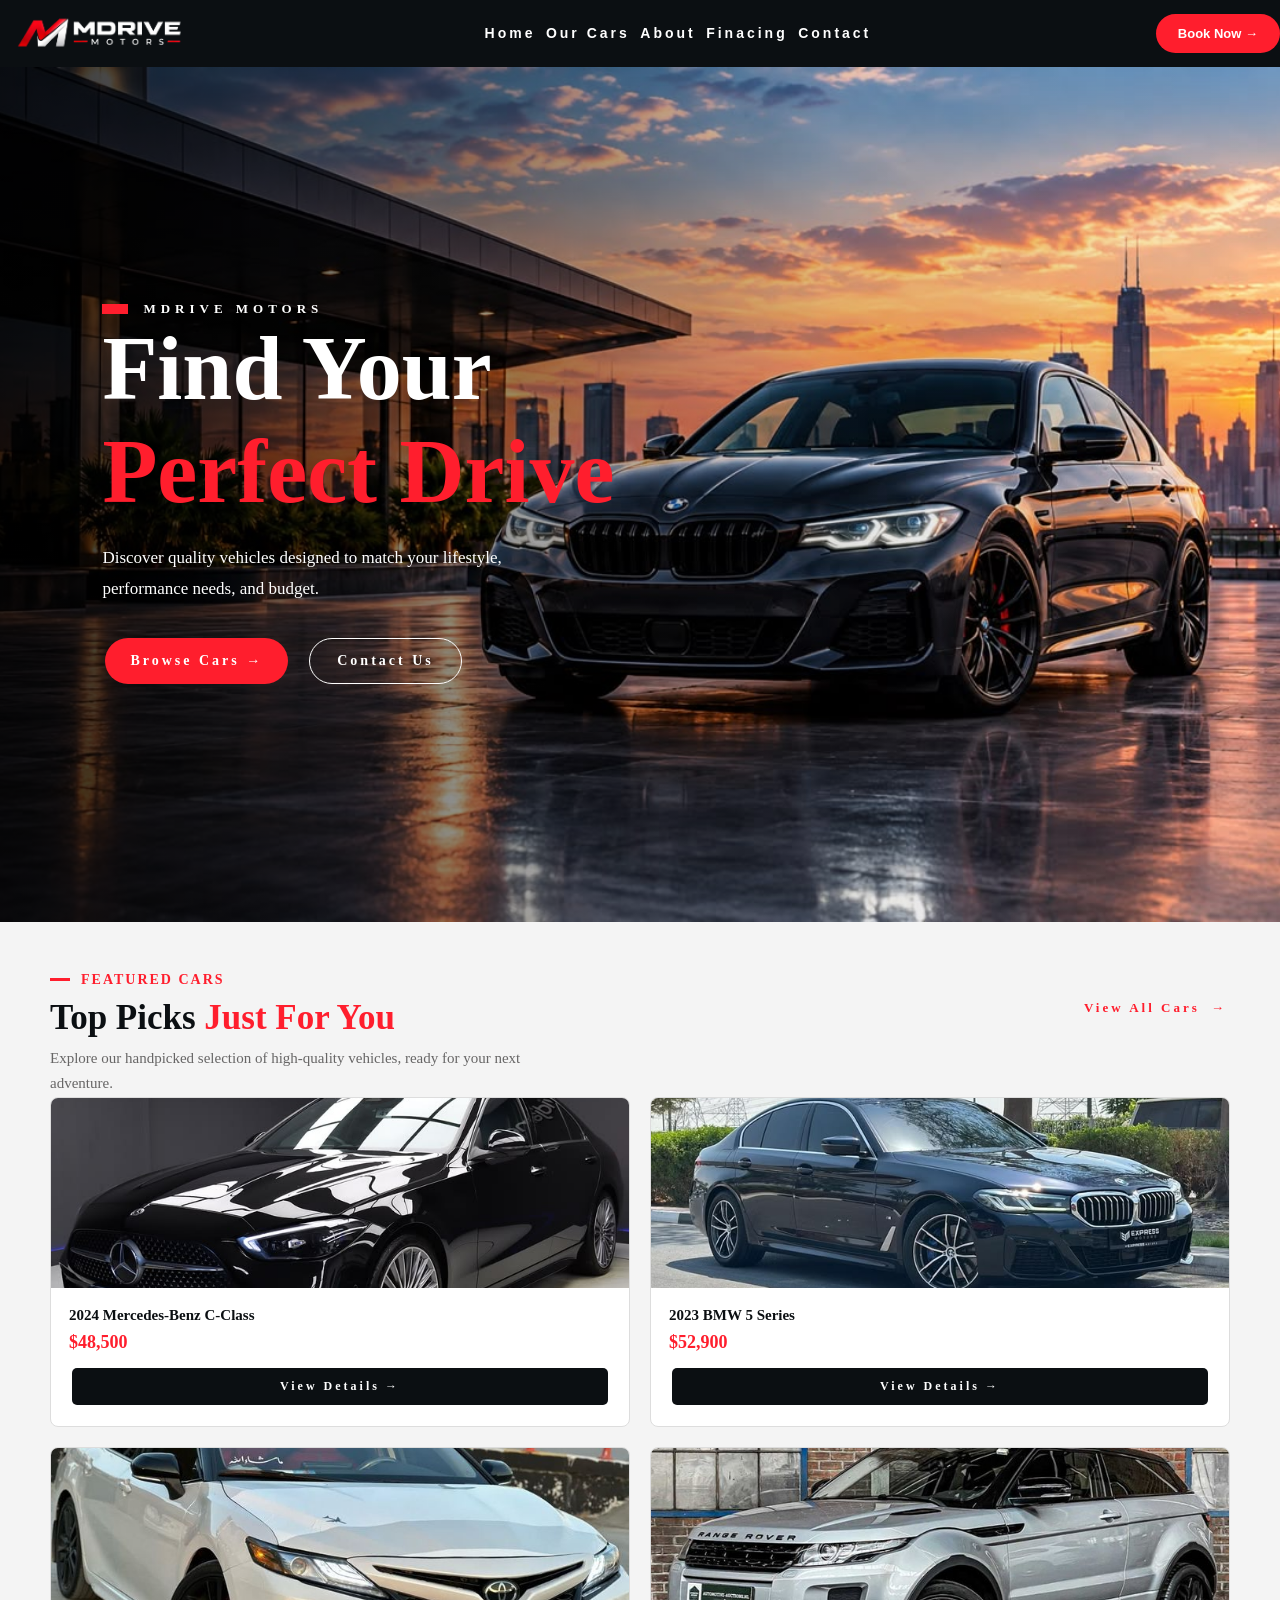
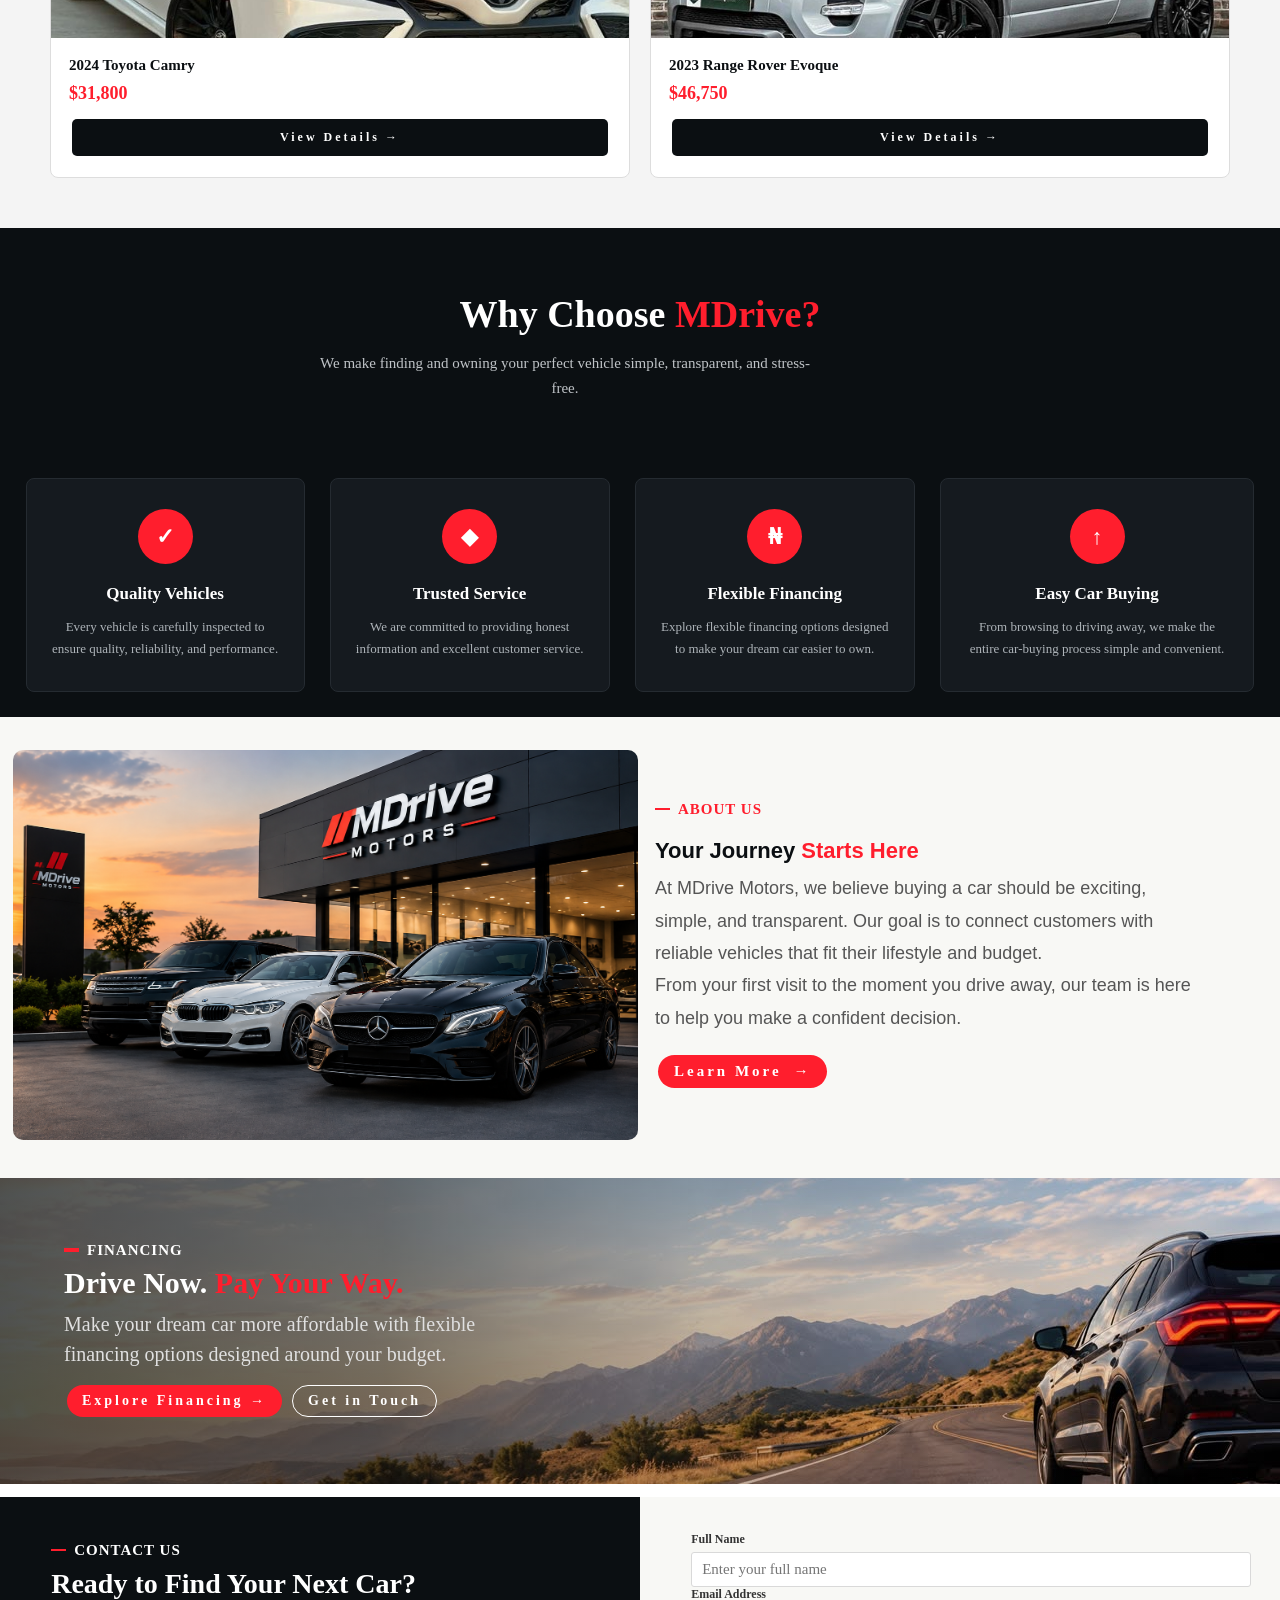
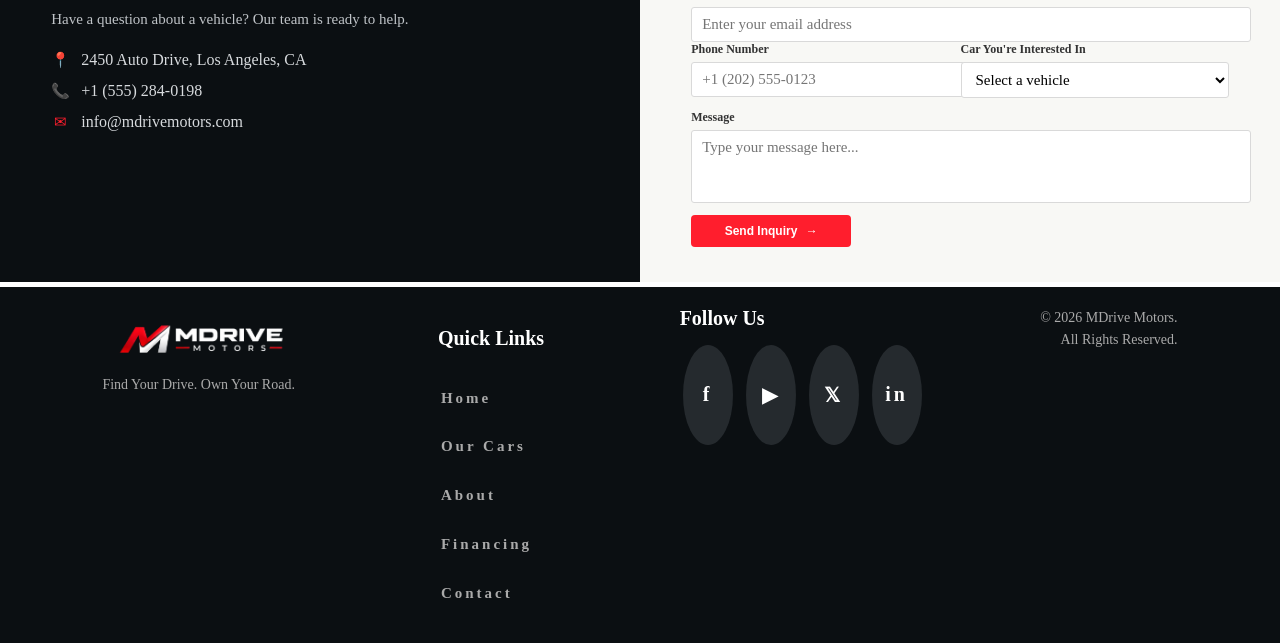
<file: index.html>
<!DOCTYPE html>
<html lang="en">
<head>
    <meta charset="UTF-8">
    <meta name="viewport" content="width=device-width, initial-scale=1.0">
    <title>MDrive</title>
    <link rel="stylesheet" href="style.css">
</head>
<body>
    <header>
        <div class="navbar">
            <img src="md logo.png" alt="MDrive Logo" width="200" height="">
            <nav>
                <a href="#home">Home</a>
                <a href="#">Our Cars</a>
                <a href="#">About</a>
                <a href="#">Finacing</a>
                <a href="#">Contact</a>
            </nav>
           <a href="create.html" class="book-link">
            <button class="nav-btn">Book Now &rarr;</button>
            </a>
        </div>
    </header>
        
        <section class="hero">
            <div class="hero-content">
                <p class="small-title">
                    <span></span> MDRIVE MOTORS
                </p>
                <h1>
                    Find Your<br>
                    <span>Perfect Drive</span>
                </h1>
                <p class="hero-text">
                    Discover quality vehicles designed to match
                    your lifestyle, performance needs, and budget.
                </p>
                <div class="hero-buttons">
                    <a href="#cars" class="primary-button">
                        Browse Cars <span>&rarr;</span>
                    </a>
                    <a href="#contact" class="secondary-button">
                        Contact Us
                    </a>
                </div>
            </div>
        </section>
        
<section class="featured-cars" id="cars">
    <div class="section-heading">
        <div>
            <p class="section-label">
                <span></span> FEATURED CARS
            </p>
            <h2>
                Top Picks <span>Just For You</span>
            </h2>
            <p class="section-description" style="color: #676666;">
                Explore our handpicked selection of high-quality vehicles,
                ready for your next adventure.
            </p>
        </div>
        <a href="#" class="view-all">
            View All Cars <span>&rarr;</span>
        </a>
    </div>

    <div class="car-containers">
          <div class="cars-container">
        <div class="car-card">
            <div class="car-image">
                <img src="mb.jpg" alt="2024 Mercedes-Benz C-Class">
            </div>
            <div class="car-info">
                <h3>2024 Mercedes-Benz C-Class</h3>
                <p class="price">$48,500</p>
                <a href="#" class="details-button">
                    View Details <span>&rarr;</span>
                </a>
            </div>
        </div>
        <div class="car-card">
            <div class="car-image">
                <img src="bmw.jpg" alt="2023 BMW 5 Series">
            </div>
            <div class="car-info">
                <h3>2023 BMW 5 Series</h3>
                <p class="price">$52,900</p>
                <a href="#" class="details-button">
                    View Details <span>&rarr;</span>
                </a>
            </div>
        </div>
        <div class="car-card">
            <div class="car-image">
                <img src="tc.jpg" alt="2024 Toyota Camry">
            </div>
            <div class="car-info">
                <h3>2024 Toyota Camry</h3>
                <p class="price">$31,800</p>
                
                <a href="#" class="details-button">
                    View Details <span>&rarr;</span>
                </a>
            </div>
        </div>
        <div class="car-card">
            <div class="car-image">
                <img src="rre.jpg" alt="2023 Range Rover Evoque">
            </div>
            <div class="car-info">
                <h3>2023 Range Rover Evoque</h3>
                <p class="price">$46,750</p>
                <a href="#" class="details-button">
                    View Details <span>&rarr;</span>
                </a>
            </div>
    </div>
</section>
<section class="why-choose">
    <div class="why-header">
        <h2>
            Why Choose <span>MDrive?</span>
        </h2>

        <p class="section-description">
            We make finding and owning your perfect vehicle simple,
            transparent, and stress-free.
        </p>
    </div>
    <div class="why-container">
        <div class="why-card">
            <div class="why-icon">&#10003;</div>

            <h3>Quality Vehicles</h3>

            <p>
                Every vehicle is carefully inspected to ensure
                quality, reliability, and performance.
            </p>
        </div>
        <div class="why-card">
            <div class="why-icon">&#9670;</div>
            <h3>Trusted Service</h3>
            <p>
                We are committed to providing honest information
                and excellent customer service.
            </p>
        </div>
        <div class="why-card">
            <div class="why-icon">&#8358;</div>

            <h3>Flexible Financing</h3>

            <p>
                Explore flexible financing options designed to
                make your dream car easier to own.
            </p>
        </div>
        <div class="why-card">
            <div class="why-icon">&#8593;</div>

            <h3>Easy Car Buying</h3>

            <p>
                From browsing to driving away, we make the entire
                car-buying process simple and convenient.
            </p>
        </div>
    </div>
</section>

<section class="about-us">
     <div class="about-image">
        <img src="ab us.png" alt="MDrive Motors">
    </div>

    <div class="about-content">
        <p class="about-label">
            <span></span> ABOUT US
        </p>
        <div class="about-p">
            <h2>
                Your Journey <span>Starts Here</span>
            </h2>
            <p>
                At MDrive Motors, we believe buying a car should be exciting,
                simple, and transparent. Our goal is to connect customers with
                reliable vehicles that fit their lifestyle and budget.
            </p>
            <p>
                From your first visit to the moment you drive away, our team is
                here to help you make a confident decision.
            </p>
        </div>
        <a href="#" class="about-button">
            Learn More <span>&rarr;</span>
        </a>
    </div>
</section>

<section class="financing">
    <div class="financing-content">
        <p class="financing-label">
            <span></span> FINANCING
        </p>

        <h2>
            Drive Now. <span>Pay Your Way.</span>
        </h2>
        <p class="financing-text">
            Make your dream car more affordable with flexible financing
            options designed around your budget.
        </p>
        <div class="financing-buttons">
            <a href="#" class="financing-primary">
                Explore Financing <span>&rarr;</span>
            </a>
            <a href="#" class="financing-secondary">
                Get in Touch
            </a>
        </div>
    </div>
</section>

<section class="contact-us">
    <div class="contact-info">
        <p class="contact-label">
            <span></span> CONTACT US
        </p>
        <h2>
            Ready to Find Your Next Car?
        </h2>
        <p class="contact-description">
            Have a question about a vehicle? Our team is ready to help.
        </p>
        <div class="contact-details">
            <p>
                <span>&#128205;</span>
                2450 Auto Drive, Los Angeles, CA
            </p>
            <p>
                <span>&#128222;</span>
                +1 (555) 284-0198
            </p>
            <p>
                <span>&#9993;</span>
                info@mdrivemotors.com
            </p>
        </div>
    </div>
    <div class="contact-form">
        <form id="contact">
            <div class="form-ryt5342wow">
                <div class="form-group">
                    <label>Full Name</label>
                    <input
                        type="text"
                        placeholder="Enter your full name"
                    >
                </div>
                <div class="form-group">
                    <label>Email Address</label>
                    <input
                        type="email"
                        placeholder="Enter your email address"
                    >
                </div>
            </div>
            <div class="form-row">
                <div class="form-group">
                    <label>Phone Number</label>

                    <input
                        type="number"
                        placeholder="+1 (202) 555-0123"
                    >
                </div>
                <div class="form-group">
                    <label>Car You're Interested In</label>
                    <select>
                        <option value="">
                            Select a vehicle
                        </option>
                        <option>
                            Mercedes-Benz C-Class
                        </option>
                        <option>
                            BMW 5 Series
                        </option>
                        <option>
                            Toyota Camry
                        </option>
                        <option>
                            Range Rover Evoque
                        </option>
                    </select>
                </div>
            </div>
            <div class="form-group message-group">
                <label>Message</label>
                <textarea
                    placeholder="Type your message here..."
                ></textarea>
            </div>
            <button type="submit" class="send-button">
                Send Inquiry <span>&rarr;</span>
            </button>
        </form>
    </div>
</section>
<footer class="footer">
    <div class="footer-container">
        <div class="footer-brand">
            <div>
                 <img src="md logo.png" alt="MDrive Logo" width="200" height="">
            </div>
            <p>Find Your Drive. Own Your Road.</p>
        </div>
        <div class="footer-links">
            <h3>Quick Links</h3>
            <a href="#">Home</a>
            <a href="#">Our Cars</a>
            <a href="#">About</a>
            <a href="#">Financing</a>
            <a href="#">Contact</a>
        </div>
        <div class="footer-social">
            <h3>Follow Us</h3>
            <div class="social-icons">
                <a href="">&#102;</a>
                <a href="">&#9654;</a>
                <a href="">&#120143;</a>
                <a href="">in</a>
            </div>
        </div>
        <div class="footer-copy">
            <p>
                © 2026 MDrive Motors.<br>
                All Rights Reserved.
            </p>
        </div>
    </div>
</footer>
</body>
</html>
</file>
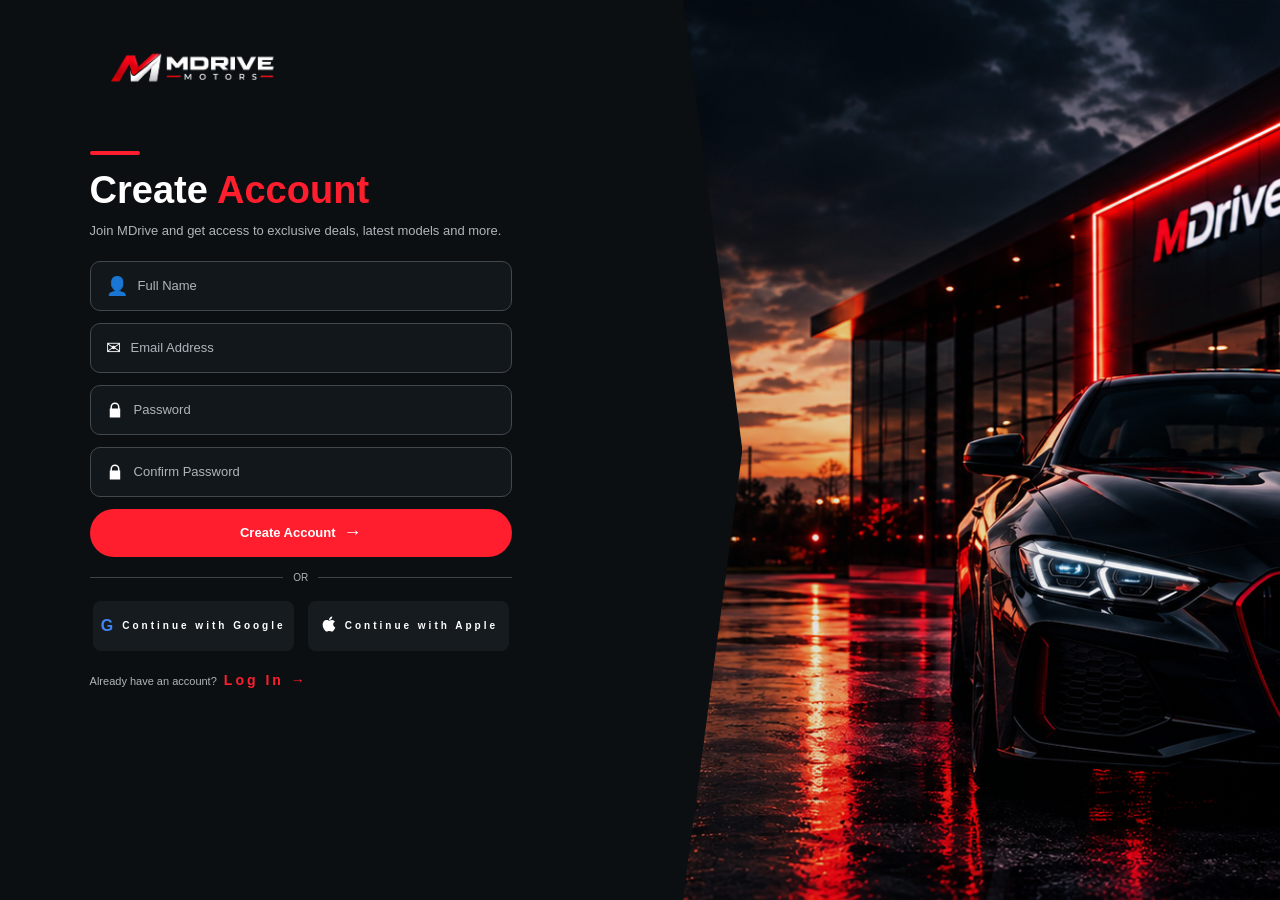
<file: create.html>
<!doctype html>
<html lang="en">
  <head>
    <meta charset="UTF-8" />
    <meta name="viewport" content="width=device-width, initial-scale=1.0" />
    <title>Create an account</title>
    <link rel="stylesheet" href="style.css" />
  </head>
  <style>
    * {
      margin: 0;
      padding: 0;
      box-sizing: border-box;
    }

    body {
      font-family: Arial, Helvetica, sans-serif;
      background-color: #0b0f12;
      color: white;
    }
  </style>
  <body>
    <div class="login-page">
      <div class="car-background"></div>

      <div class="login-panel">
        <a href="index.html">
          <img src="md logo.png" alt="" width="200" />
        </a>

        <div class="login-content">
          <div class="red-line"></div>

          <h1>Create <span>Account</span></h1>

          <p class="description">
            Join MDrive and get access to exclusive deals, latest models and
            more.
          </p>

          <form action="dashboard.html" method="get">
            <div class="input-box">
              <span class="input-icon">&#128100;</span>

              <input type="text" placeholder="Full Name" required />
            </div>

            <div class="input-box">
              <span class="input-icon">&#9993;</span>

              <input type="email" placeholder="Email Address" required />
            </div>

            <div class="input-box">
              <svg class="lock-icon" viewBox="0 0 24 24">
                <path
                  d="M6 10V8a6 6 0 0 1 12 0v2h1v12H5V10h1zm2 0h8V8a4 4 0 0 0-8 0v2z"
                />
              </svg>

              <input type="password" placeholder="Password" required />
            </div>

            <div class="input-box">
              <svg class="lock-icon" viewBox="0 0 24 24">
                <path
                  d="M6 10V8a6 6 0 0 1 12 0v2h1v12H5V10h1zm2 0h8V8a4 4 0 0 0-8 0v2z"
                />
              </svg>

              <input type="password" placeholder="Confirm Password" required />
            </div>
            
              <button type="submit" class="login-button">
                Create Account
                <span>&rarr;</span>
              </button>
            
          </form>

          <div class="divider">
            <span></span>

            <p>OR</p>

            <span></span>
          </div>

          <div class="social-login">
            <a href="#" class="social-button">
              <span class="google">G</span>

              Continue with Google
            </a>

            <a href="#" class="social-button">
              <span class="apple">
                <svg width="20" height="20" viewBox="0 0 24 24" fill="white">
                  <path
                    d="M17.05 20.28c-.98.95-2.05.8-3.08.35-1.09-.46-2.09-.48-3.24 0-1.44.62-2.2.44-3.06-.35C2.79 15.25 3.51 7.59 9.05 7.31c1.35.07 2.29.74 3.08.8 1.18-.24 2.31-.93 3.57-.84 1.51.12 2.65.72 3.4 1.8-3.12 1.87-2.38 5.98.48 7.13-.57 1.5-1.31 2.99-2.53 4.08zM12.03 7.25C11.88 5.02 13.69 3.18 15.86 3c.3 2.58-2.34 4.5-3.83 4.25z"
                  />
                </svg>
              </span>

              Continue with Apple
            </a>
          </div>

          <p class="account-link">
            Already have an account?

            <a href="login.html"> Log In &rarr; </a>
          </p>
        </div>
      </div>
    </div>
  </body>
</html>
</file>
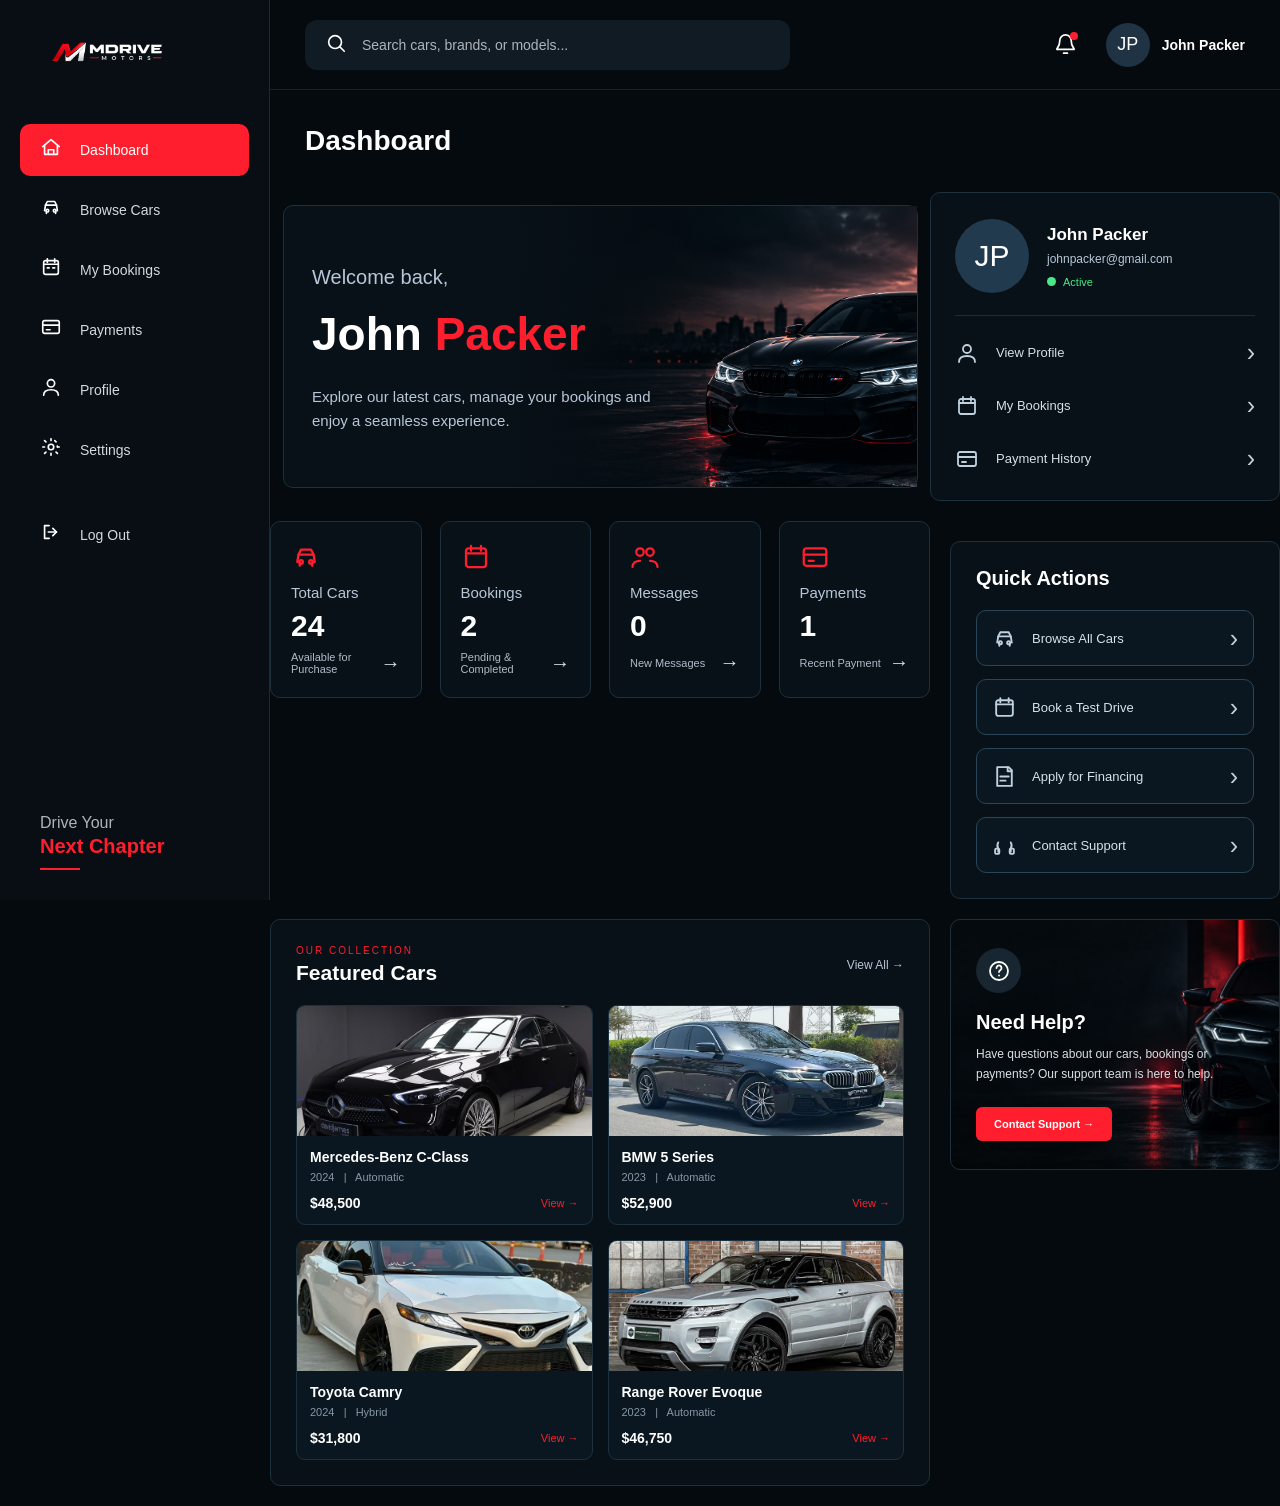
<file: dashboard.html>
<!doctype html>
<html lang="en">
  <head>
    <meta charset="UTF-8" />
    <meta name="viewport" content="width=device-width, initial-scale=1.0" />
    <title>MDrive Dashboard</title>
    <link rel="stylesheet" href="dashboard.css" />
  </head>
  <body>
    <div class="dashboard">
      <aside class="sidebar">
        <div class="logo">
          <a href="index.html"
            ><img src="md logo.png" alt="MDrive Logo" width="135"
          /></a>
        </div>
        <nav>
          <a href="#" class="active">
            <span class="icon">
              <svg viewBox="0 0 24 24">
                <path d="M3 11.5L12 4l9 7.5"></path>
                <path d="M5 10.5V20h14v-9.5"></path>
                <path d="M9 20v-5h6v5"></path>
              </svg>
            </span>
            Dashboard
          </a>
          <a href="#">
            <span class="icon">
              <svg viewBox="0 0 24 24">
                <path d="M5 16l1-6h12l1 6"></path>
                <path d="M7 16v3"></path>
                <path d="M17 16v3"></path>
                <path d="M6 10l2-4h8l2 4"></path>
                <circle cx="8" cy="16" r="1.5"></circle>
                <circle cx="16" cy="16" r="1.5"></circle>
              </svg>
            </span>
            Browse Cars
          </a>

          <a href="#">
            <span class="icon">
              <svg viewBox="0 0 24 24">
                <rect x="4" y="5" width="16" height="15" rx="2"></rect>
                <path d="M8 3v4"></path>
                <path d="M16 3v4"></path>
                <path d="M4 9h16"></path>
                <path d="M8 13h2"></path>
                <path d="M14 13h2"></path>
              </svg>
            </span>
            My Bookings
          </a>

          <a href="#">
            <span class="icon">
              <svg viewBox="0 0 24 24">
                <rect x="3" y="5" width="18" height="14" rx="2"></rect>
                <path d="M3 10h18"></path>
                <path d="M7 15h4"></path>
              </svg>
            </span>
            Payments
          </a>

          <a href="#">
            <span class="icon">
              <svg viewBox="0 0 24 24">
                <circle cx="12" cy="8" r="4"></circle>
                <path d="M4 21c0-4 3.5-6 8-6s8 2 8 6"></path>
              </svg>
            </span>
            Profile
          </a>

          <a href="#">
            <span class="icon">
              <svg viewBox="0 0 24 24">
                <circle cx="12" cy="12" r="3"></circle>
                <path d="M19 12a7 7 0 0 0-.1-1"></path>
                <path d="M17.5 6.5l-1.4-1.4"></path>
                <path d="M12 5V3"></path>
                <path d="M6.5 6.5L5 5"></path>
                <path d="M5 12H3"></path>
                <path d="M6.5 17.5L5 19"></path>
                <path d="M12 19v2"></path>
                <path d="M17.5 17.5L19 19"></path>
                <path d="M19 12h2"></path>
              </svg>
            </span>
            Settings
          </a>

          <a href="#" class="logout">
            <span class="icon">
              <svg viewBox="0 0 24 24">
                <path d="M10 5H5v14h5"></path>
                <path d="M14 8l4 4-4 4"></path>
                <path d="M18 12H9"></path>
              </svg>
            </span>
            Log Out
          </a>
        </nav>

        <div class="sidebar-bottom">
          <p>Drive Your</p>
          <h3>Next Chapter</h3>
          <div></div>
        </div>
      </aside>

      <main class="main-content">
        <header class="top-bar">
          <div class="search-box">
            <span class="search-icon">
              <svg viewBox="0 0 24 24">
                <circle cx="11" cy="11" r="7"></circle>
                <path d="M16 16l5 5"></path>
              </svg>
            </span>

            <input
              type="text"
              placeholder="Search cars, brands, or models..."
            />
          </div>

          <div class="top-right">
            <a href="#" class="notification">
              <svg viewBox="0 0 24 24">
                <path
                  d="M18 8a6 6 0 0 0-12 0c0 7-3 7-3 9h18c0-2-3-2-3-9"
                ></path>
                <path d="M10 21h4"></path>
              </svg>

              <span></span>
            </a>

            <div class="user">
              <div class="user-image">JP</div>
              <p>John Packer</p>
            </div>
          </div>
        </header>
        <div class="dashboard-content">
          <h1>Dashboard</h1>
        </div>

        <div class="top-dashboard">
          <div class="welcome-card">
            <div class="welcome-text">
              <p>Welcome back,</p>

              <h1>John <span>Packer</span></h1>

              <h3>
                Explore our latest cars, manage your bookings and enjoy a
                seamless experience.
              </h3>
            </div>

            <div class="welcome-car">
              <img src="dash.png" alt="MDrive Car" />
            </div>
          </div>
          <div class="profile-card">
            <div class="profile-top">
              <div class="profile-image">JP</div>

              <div class="profile-info">
                <h3>John Packer</h3>
                <p>johnpacker@gmail.com</p>

                <span class="active-status">
                  <i></i>
                  Active
                </span>
              </div>
            </div>

            <div class="profile-links">
              <a href="#">
                <svg viewBox="0 0 24 24">
                  <circle cx="12" cy="8" r="4"></circle>
                  <path d="M4 21c0-4 3.5-6 8-6s8 2 8 6"></path>
                </svg>

                <span>View Profile</span>

                <b>&rsaquo;</b>
              </a>

              <a href="#">
                <svg viewBox="0 0 24 24">
                  <rect x="4" y="5" width="16" height="15" rx="2"></rect>
                  <path d="M8 3v4"></path>
                  <path d="M16 3v4"></path>
                  <path d="M4 9h16"></path>
                </svg>

                <span>My Bookings</span>

                <b>&rsaquo;</b>
              </a>

              <a href="#">
                <svg viewBox="0 0 24 24">
                  <rect x="3" y="5" width="18" height="14" rx="2"></rect>
                  <path d="M3 10h18"></path>
                  <path d="M7 15h4"></path>
                </svg>

                <span>Payment History</span>

                <b>&rsaquo;</b>
              </a>
            </div>
          </div>
        </div>

        <div class="dashboard-middle">
          <div class="stats">
            <div class="stat-card">
              <div class="stat-icon">
                <svg viewBox="0 0 24 24">
                  <path d="M5 16l1-6h12l1 6"></path>
                  <path d="M7 16v3"></path>
                  <path d="M17 16v3"></path>
                  <path d="M6 10l2-4h8l2 4"></path>
                  <circle cx="8" cy="16" r="1.5"></circle>
                  <circle cx="16" cy="16" r="1.5"></circle>
                </svg>
              </div>

              <p>Total Cars</p>

              <h2>24</h2>

              <div class="stat-bottom">
                <span>Available for Purchase</span>
                <a href="#">&rarr;</a>
              </div>
            </div>

            <div class="stat-card">
              <div class="stat-icon">
                <svg viewBox="0 0 24 24">
                  <rect x="4" y="5" width="16" height="15" rx="2"></rect>
                  <path d="M8 3v4"></path>
                  <path d="M16 3v4"></path>
                  <path d="M4 9h16"></path>
                </svg>
              </div>

              <p>Bookings</p>

              <h2>2</h2>

              <div class="stat-bottom">
                <span>Pending &amp; Completed</span>
                <a href="#">&rarr;</a>
              </div>
            </div>

            <div class="stat-card">
              <div class="stat-icon">
                <svg viewBox="0 0 24 24">
                  <circle cx="8" cy="8" r="3"></circle>
                  <circle cx="16" cy="8" r="3"></circle>
                  <path d="M2 20c0-3 2.5-5 6-5"></path>
                  <path d="M16 15c3.5 0 6 2 6 5"></path>
                </svg>
              </div>

              <p>Messages</p>

              <h2>0</h2>

              <div class="stat-bottom">
                <span>New Messages</span>
                <a href="#">&rarr;</a>
              </div>
            </div>

            <div class="stat-card">
              <div class="stat-icon">
                <svg viewBox="0 0 24 24">
                  <rect x="3" y="5" width="18" height="14" rx="2"></rect>
                  <path d="M3 10h18"></path>
                  <path d="M7 15h4"></path>
                </svg>
              </div>

              <p>Payments</p>

              <h2>1</h2>

              <div class="stat-bottom">
                <span>Recent Payment</span>
                <a href="#">&rarr;</a>
              </div>
            </div>
          </div>
          <div class="quick-actions">
            <h2>Quick Actions</h2>

            <a href="#">
              <svg viewBox="0 0 24 24">
                <path d="M5 16l1-6h12l1 6"></path>
                <path d="M7 16v3"></path>
                <path d="M17 16v3"></path>
                <path d="M6 10l2-4h8l2 4"></path>
                <circle cx="8" cy="16" r="1.5"></circle>
                <circle cx="16" cy="16" r="1.5"></circle>
              </svg>

              <span>Browse All Cars</span>

              <b>&rsaquo;</b>
            </a>

            <a href="#">
              <svg viewBox="0 0 24 24">
                <rect x="4" y="5" width="16" height="15" rx="2"></rect>
                <path d="M8 3v4"></path>
                <path d="M16 3v4"></path>
                <path d="M4 9h16"></path>
              </svg>

              <span>Book a Test Drive</span>

              <b>&rsaquo;</b>
            </a>

            <a href="#">
              <svg viewBox="0 0 24 24">
                <path d="M5 3h11l3 3v15H5z"></path>
                <path d="M15 3v4h4"></path>
                <path d="M8 12h8"></path>
                <path d="M8 16h5"></path>
              </svg>

              <span>Apply for Financing</span>

              <b>&rsaquo;</b>
            </a>

            <a href="#">
              <svg viewBox="0 0 24 24">
                <path d="M18 15a6 6 0 0 0 0-6"></path>
                <path d="M6 9a6 6 0 0 0 0 6"></path>
                <path d="M18 15v3"></path>
                <path d="M6 15v3"></path>
                <rect x="3" y="15" width="4" height="5" rx="1"></rect>
                <rect x="17" y="15" width="4" height="5" rx="1"></rect>
              </svg>

              <span>Contact Support</span>

              <b>&rsaquo;</b>
            </a>
          </div>
        </div>

        <div class="dashboard-bottom">
          <div class="featured-section">
            <div class="section-top">
              <div>
                <p class="section-label">OUR COLLECTION</p>
                <h2>Featured Cars</h2>
              </div>

              <a href="#">View All &rarr;</a>
            </div>

            <div class="featured-cars">
              <div class="featured-car">
                <div class="featured-image">
                  <img src="mb.jpg" alt="Mercedes-Benz C-Class" />
                </div>

                <div class="featured-info">
                  <h3>Mercedes-Benz C-Class</h3>
                  <p>2024 &nbsp; | &nbsp; Automatic</p>

                  <div class="featured-price">
                    <strong>$48,500</strong>
                    <a href="#">View &rarr;</a>
                  </div>
                </div>
              </div>

              <div class="featured-car">
                <div class="featured-image">
                  <img src="bmw.jpg" alt="BMW 5 Series" />
                </div>

                <div class="featured-info">
                  <h3>BMW 5 Series</h3>
                  <p>2023 &nbsp; | &nbsp; Automatic</p>

                  <div class="featured-price">
                    <strong>$52,900</strong>
                    <a href="#">View &rarr;</a>
                  </div>
                </div>
              </div>

              <div class="featured-car">
                <div class="featured-image">
                  <img src="tc.jpg" alt="Toyota Camry" />
                </div>

                <div class="featured-info">
                  <h3>Toyota Camry</h3>
                  <p>2024 &nbsp; | &nbsp; Hybrid</p>

                  <div class="featured-price">
                    <strong>$31,800</strong>
                    <a href="#">View &rarr;</a>
                  </div>
                </div>
              </div>

              <div class="featured-car">
                <div class="featured-image">
                  <img src="rre.jpg" alt="Range Rover Evoque" />
                </div>

                <div class="featured-info">
                  <h3>Range Rover Evoque</h3>
                  <p>2023 &nbsp; | &nbsp; Automatic</p>

                  <div class="featured-price">
                    <strong>$46,750</strong>
                    <a href="#">View &rarr;</a>
                  </div>
                </div>
              </div>
            </div>
          </div>

          <div class="need-help">
            <div class="help-icon">
              <svg viewBox="0 0 24 24">
                <circle cx="12" cy="12" r="9"></circle>
                <path
                  d="M9.5 9a2.5 2.5 0 1 1 4.3 1.7c-.9.8-1.8 1.2-1.8 2.3"
                ></path>
                <path d="M12 16.5h.01"></path>
              </svg>
            </div>

            <h2>Need Help?</h2>

            <p>
              Have questions about our cars, bookings or payments? Our support
              team is here to help.
            </p>

            <a href="#" class="help-button"> Contact Support &rarr; </a>
          </div>
        </div>
      </main>
    </div>
  </body>
</html>
</file>
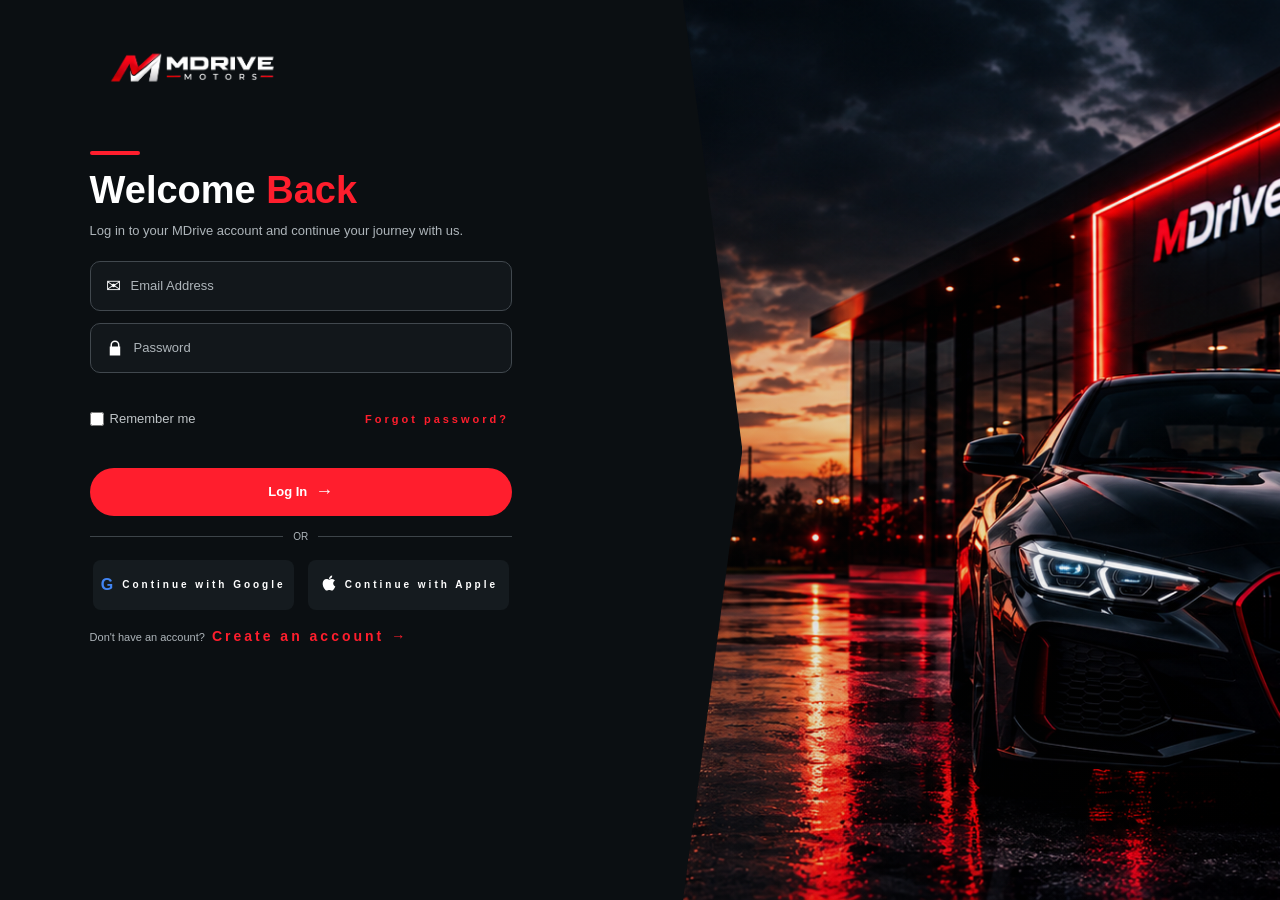
<file: login.html>
<!doctype html>
<html lang="en">
  <head>
    <meta charset="UTF-8" />
    <meta name="viewport" content="width=device-width, initial-scale=1.0" />
    <title>Login</title>
    <link rel="stylesheet" href="style.css" />
  </head>
  <style>
    * {
      margin: 0;
      padding: 0;
      box-sizing: border-box;
    }

    body {
      font-family: Arial, Helvetica, sans-serif;
      background-color: #0b0f12;
      color: white;
    }
  </style>
  <body>
    <div class="login-page">
      <div class="car-background"></div>
      <div class="login-panel">
        <a href="index.html">
          <img src="md logo.png" alt="" width="200" />
        </a>

        <div class="login-content">
          <div class="red-line"></div>
          <h1>Welcome <span>Back</span></h1>
          <p class="description">
            Log in to your MDrive account and continue your journey with us.
          </p>
          <form action="dashboard.html" method="get">
            <div class="input-box">
              <span class="input-icon">&#9993;</span>
              <input type="email" placeholder="Email Address" required />
            </div>
            <div class="input-box">
              <svg class="lock-icon" viewBox="0 0 24 24">
                <path
                  d="M6 10V8a6 6 0 0 1 12 0v2h1v12H5V10h1zm2 0h8V8a4 4 0 0 0-8 0v2z"
                />
              </svg>
              <input type="password" placeholder="Password" required />
            </div>
            <div class="login-options">
              <label class="remember">
                <input type="checkbox" />
                <span>Remember me</span>
              </label>
              <a href="#" class="forgot"> Forgot password? </a>
            </div>
            <button type="submit" class="login-button">
              Log In
              <span>&rarr;</span>
            </button>
          </form>
          <div class="divider">
            <span></span>
            <p>OR</p>
            <span></span>
          </div>
          <div class="social-login">
            <a href="#" class="social-button">
              <span class="google">G</span>
              Continue with Google
            </a>
            <a href="#" class="social-button">
              <span class="apple">
                <svg width="20" height="20" viewBox="0 0 24 24" fill="white">
                  <path
                    d="M17.05 20.28c-.98.95-2.05.8-3.08.35-1.09-.46-2.09-.48-3.24 0-1.44.62-2.2.44-3.06-.35C2.79 15.25 3.51 7.59 9.05 7.31c1.35.07 2.29.74 3.08.8 1.18-.24 2.31-.93 3.57-.84 1.51.12 2.65.72 3.4 1.8-3.12 1.87-2.38 5.98.48 7.13-.57 1.5-1.31 2.99-2.53 4.08zM12.03 7.25C11.88 5.02 13.69 3.18 15.86 3c.3 2.58-2.34 4.5-3.83 4.25z"
                  />
                </svg>
              </span>
              Continue with Apple
            </a>
          </div>
          <p class="create-account">
            Don't have an account?
            <a href="create.html"> Create an account &rarr; </a>
          </p>
        </div>
      </div>
    </div>
  </body>
</html>
</file>
<file: style.css>
*{
    padding: 0;
    margin: 0;
}
.navbar {
    background-color: #0B0F12;
    display: flex;
    align-items: center;
    justify-content: space-between; 
    position: relative;
    font-family: Arial, Helvetica, sans-serif;
}

a{
    text-decoration: none;
    color: #fff;
    letter-spacing: 3px;
    padding: 25px 0;
    margin: 3px;
    position: relative;
    font-size: 14px;
    font-weight: bold;
   
} 
.nav-btn{
    background-color: #FF1E2D;
    color: #ffffff;
    text-decoration: none;
    padding: 12px 22px;
    border-radius: 25px;
    font-size: 13px;
    font-weight: bold;
    transition: 0.3s;
    border: none;
}
.book-link {
    padding: 0;
    margin: 0;
}

.book-link::after {
    display: none;
}

.navbar a:hover {
    color: #FF1E2D;
}
.navbar a::after {
    content: "";
    position: absolute;
    width: 0;
    height: 3px;
    background-color: #FF1E2D;
    left: -15%;
    bottom: 15px;
    transition: 0.3s ease;
}
.navbar a:hover::after{
    width: 125%;
}
.navbar button:hover{
    background-color: #FFFFFF;
    color: #0B0F12;
}
.hero {
    height: 95vh;
    min-height: 650px;
    background-image:
        linear-gradient(
            to right,
            rgba(0, 0, 0, 0.80) 0%,
            rgba(0, 0, 0, 0.45) 35%,
            rgba(0, 0, 0, 0.10) 65%,
            rgba(0, 0, 0, 0.00) 100%
        ),
        url("mdrive\ 1.jpeg");
    background-size: cover;
    background-position: center;
    display: flex;
    align-items: center;
    padding: 0 8%;
}
.hero-content {
    color: #fff;
}
.small-title {
    font-size: 13px;
    font-weight: bold;
    letter-spacing: 5px;
    display: flex;
    align-items: center;
    gap: 15px;
}
.small-title span {
    width: 26px;
    height: 10px;
    background-color: #FF1E2D;
}
.hero h1 {
    font-size: 90px;
    font-weight: 800;
    margin-bottom: 20px;
}
.hero h1 span {
    color: #FF1E2D;
}
.hero-text {
    max-width: 470px;
    font-size: 17px;
    line-height: 1.8;
    color: #fff;
    margin-bottom: 30px;
}
.hero-buttons{
    display: flex;
    gap: 15px;
}
.primary-button {
    background-color: #FF1E2D;
    color: #ffffff;
    text-decoration: none;
    padding: 15px 25px;
    border-radius: 30px;
    font-size: 14px;
    font-weight: bold;
    transition: 0.3s;
}
.primary-button:hover {
    background-color: #d91523;
}
.secondary-button {
    color: #ffffff;
    text-decoration: none;
    border: 1px solid #ffffff;
    padding: 14px 27px;
    border-radius: 30px;
    font-size: 14px;
    transition: 0.3s;
}
.secondary-button:hover {
    background-color: #ffffff;
    color: #0B0F12;
}
.featured-cars {
    background-color: #f4f4f4;
    padding: 50px ;
 
}
.section-heading {
    display: flex;
    justify-content: space-between;
}
.section-label {
    display: flex;
    align-items: center;
    gap: 11px;
    color: #FF1E2D;
    font-size: 14px;
    font-weight: bold;
    letter-spacing: 2px;
    margin-bottom: 10px;
}
.section-label span {
    width: 20px;
    background-color: #FF1E2D;
    height: 3px;
}
.section-heading h2 {
    color: #0B0F12;
    font-size: 35px;
    margin-bottom: 8px;
}
.section-heading h2 span {
    color: #FF1E2D;
}
.section-description {
    color: #323131;
    font-size: 17px;
    line-height: 1.7;
    max-width: 500px;
}
.view-all {
    color: #FF1E2D;
    text-decoration: none;
    font-size: 13px;
    font-weight: bold;
    transition: 0.3s;
}
.view-all span {
    margin-left: 5px;
}
.view-all:hover {
    color: #0B0F12;
}
.cars-container {
    display: grid;
    grid-template-columns: repeat(2, 1fr);
    gap: 20px;
}
.car-card {
    background-color: #ffffff;
    border: 1px solid #dddddd;
    border-radius: 8px;
    overflow: hidden;
    transition: 0.7s;
   
}
.car-card:hover {
    transform: translateY(-5px);
    box-shadow: 0 12px 25px rgba(0, 0, 0, 0.12);
}
.car-image {
    width: 100%;
    height: 190px;
    
}
.car-image img {
    width: 100%;
    height: 100%;
    object-fit: cover;
    transition: 0.4s;
}
.car-card:hover .car-image img {
    transform: scale(1.05);
}
.car-info {
    padding: 18px;
}
.car-info h3 {
    color: #0B0F12;
    font-size: 15px;
    margin-bottom: 7px;
    line-height: 1.3;
}
.price {
    color: #FF1E2D;
    font-size: 18px;
    font-weight: bold;
    margin-bottom: 15px;
}
.car-details {
    border-top: 1px solid #eeeeee;
    padding-top: 12px;
    margin-bottom: 15px;
}
.car-details p {
    color: #555555;
    font-size: 12px;
    margin-bottom: 8px;
}
.car-details span {
    color: #0B0F12;
    margin-right: 7px;
}
.details-button {
    display: flex;
    justify-content: center;
    background-color: #0B0F12;
    color: #ffffff;
    text-decoration: none;
    padding: 11px;
    border-radius: 5px;
    font-size: 12px;
    font-weight: bold;
    transition: 0.3s;
}
.details-button span {
    margin-left: 5px;
}
.details-button:hover {
    background-color: #FF1E2D;
}
.why-choose {
    background-color: #0B0F12;
}
.why-header {
    text-align: center;
    max-width: 650px;
    margin: 0 auto 50px;
    padding: 5%;
    margin-bottom: -1%;
}
.why-header h2 {
    color: #FFFFFF;
    font-size: 38px;
    margin-bottom: 15px;
}

.why-header h2 span {
    color: #FF1E2D;
}

.section-description {
    color: #BFC3C7;
    font-size: 15px;
    line-height: 1.7;
}

.why-container {
    display: flex;
    gap: 25px;
    padding: 2%;
}
.why-card {
    background-color: #151A1F;
    padding: 30px 22px;
    border: 1px solid #252B31;
    border-radius: 8px;
    text-align: center;
    transition: 0.3s;
}
.why-card:hover {
    transform: translateY(-7px);
    border-color: #FF1E2D;
}
.why-icon {
    width: 55px;
    height: 55px;
    background-color: #FF1E2D;
    color: #FFFFFF;
    display: flex;
    align-items: center;
    justify-content: center;
    margin: 0 auto 20px;
    border-radius: 50%;
    font-size: 22px;
    font-weight: bold;
}
.why-card h3 {
    color: #FFFFFF;
    font-size: 17px;
    margin-bottom: 12px;
}
.why-card p {
    color: #AEB4B9;
    font-size: 13px;
    line-height: 1.7;
}
.about-us{
    background-color: #F8F8F5;
    display: grid;
    grid-template-columns: 1fr 1fr;
    gap: 30px;
    align-items: center;
    padding-top: 20px;
    padding-bottom: 2%;
}
.about-image {
    width: 100%;
    height: 390px;
    overflow: hidden;
    border-radius: 10px;
    margin: 2%;
}
.about-image img{
    width: 100%;
    height: 390px;
    object-fit: cover;
    display: block;
}
.about-label{
    display: flex;
    align-items: center;
    gap: 8px;
    color: #FF1E2D;
    font-size: 15px;
    font-weight: bold;
    letter-spacing: 1px;
    margin-bottom: 20px;
    padding-top: 2px;
}
.about-label span{
    width: 15px;
    height: 2px;
    background-color: #FF1E2D;
    display: inline-block;
}
.about-content h2 {
    color: #0B0F12;
    font-size: 22px;
    font-weight: 700;
    margin-bottom: 8px;
    line-height: 1.2;
}
.about-content h2 span {
    color: #FF1E2D;
}
.about-p{
    color: #555;
    font-size: 18px;
    line-height: 1.8;
    margin-bottom: 8px;
    max-width: 550px;
    margin-top: 2%;
    font-family: Arial, Helvetica, sans-serif;
}
.about-button {
    display: inline-block;
    background-color: #FF1E2D;
    color: #FFFFFF;
    text-decoration: none;
    font-size: 15px;
    font-weight: bold;
    padding: 8px 16px;
    border-radius: 20px;
    transition: 0.3s;
    margin-top: 2%;
}
.about-button span {
    margin-left: 5px;
}
.about-button:hover {
    background-color: #0B0F12;
}
.financing {
    width: 100%;
    min-height: 180px;
    background-image:
        linear-gradient(
            to right,
            rgba(5, 8, 10, 0.70) 0%,
            rgba(5, 8, 10, 0.55) 30%,
            rgba(5, 8, 10, 0.25) 55%,
            rgba(5, 8, 10, 0.00) 100%
        ),
        url("finance.jpeg");
    background-size: cover;
    background-position: center;
    display: flex;
    align-items: center;  
}
.financing-content {
    max-width: 500px;
    padding: 5%;
}
.financing-label {
    display: flex;
    align-items: center;
    gap: 8px;
    color: #FFFFFF;
    font-size: 15px;
    font-weight: bold;
    letter-spacing: 1px;
    margin-bottom: 6px;
}
.financing-label span {
    width: 15px;
    height: 4px;
    background-color: #FF1E2D;
    display: inline-block;
}
.financing-content h2 {
    color: #FFFFFF;
    font-size: 30px;
    line-height: 1.2;
    margin-bottom: 8px;
}
.financing-content h2 span {
    color: #FF1E2D;
}
.financing-text {
    color: #E0E0E0;
    font-size: 20px;
    line-height: 1.5;
    max-width: 440px;
    margin-bottom: 13px;
}
.financing-primary {
    display: inline-block;
    background-color: #FF1E2D;
    color: #FFFFFF;
    text-decoration: none;
    font-size: 14px;
    font-weight: bold;
    padding: 8px 15px;
    border-radius: 20px;
    transition: 0.3s;
}
.financing-secondary {
    display: inline-block;
    background-color: transparent;
    color: #FFFFFF;
    text-decoration: none;
    font-size: 14px;
    font-weight: bold;
    padding: 7px 15px;
    border: 1px solid #FFFFFF;
    border-radius: 20px;
    transition: 0.3s;
}
.financing-primary:hover {
    background-color: #FFFFFF;
    color: #0B0F12;
}
.financing-secondary:hover {
    background-color: #FFFFFF;
    color: #0B0F12;
}
.contact-us {
    display: grid;
    grid-template-columns: 1fr 1fr;
    width: 100%;
    padding-top: 1%;
}

.contact-info {
    background-color: #0B0F12;
    color: #FFFFFF;
    padding: 45px 8%;
}
.contact-label {
    display: flex;
    align-items: center;
    gap: 8px;
    color: #FFFFFF;
    font-size: 15px;
    font-weight: bold;
    letter-spacing: 1px;
    margin-bottom: 8px;
}


.contact-label span {
    width: 15px;
    height: 2px;
    background-color: #FF1E2D;
    display: inline-block;
}


.contact-info h2 {
    font-size: 28px;
    line-height: 1.2;
    margin-bottom: 8px;
    color: #FFFFFF;
}
.contact-description {
    color: #BFC3C7;
    font-size: 15px;
    line-height: 1.5;
    margin-bottom: 20px;
}
.contact-details p {
    display: flex;
    align-items: center;
    gap: 12px;
    color: #D7DADD;
    font-size: 16px;
    margin-bottom: 13px;
}
.contact-details span {
    color: #FF1E2D;
    font-size: 15px;
    width: 18px;
    text-align: center;
}
.contact-form {
    background-color: #F8F8F5;
    padding: 35px 8%;
}
.form-row {
    display: grid;
    grid-template-columns: 1fr 1fr;
    gap: 1px;
    margin-bottom: 12px;
}


.form-group {
    display: flex;
    flex-direction: column;
}


.form-group label {
    color: #333;

    font-size: 12px;
    font-weight: bold;

    margin-bottom: 5px;
}


.form-group input,
.form-group select,
.form-group textarea {
    width: 100%;
    border: 1px solid #D9D9D9;
    background-color: #FFFFFF;
    border-radius: 3px;
    padding: 8px 10px;
    font-family: inherit;
    font-size: 15px;
    outline: none;
}
.form-group input:focus,
.form-group select:focus,
.form-group textarea:focus {
    border-color: #FF1E2D;
}
.message-group {
    margin-top: 5px;
    margin-bottom: 12px;
}
.form-group textarea {
    height: 55px;

    resize: none;
}
.send-button {
    width: 160px;
    border: none;
    background-color: #FF1E2D;
    color: #FFFFFF;
    padding: 9px 15px;
    border-radius: 4px;
    font-size: 12px;
    font-weight: bold;
    cursor: pointer;
    transition: 0.3s;
}
.send-button span {
    margin-left: 5px;
}
.send-button:hover {
    background-color: #0B0F12;
}
.footer {
    background-color: #0B0F12;
    color: #FFFFFF;
    padding: 20px 8% 18px;
    margin-top: 5px;
}
.footer-container {
   display: flex;
   justify-content: space-between;
}
.footer-brand p {
    color: #AAAAAA;
    font-size: 14px;
}
.footer h3 {
    color: #FFFFFF;
    font-size: 20px;
    margin-bottom: 12px;
}
.footer-links {
    display: flex;
    flex-direction: column;
    padding: 20px;
}

.footer-links a {
    color: #AAAAAA;
    text-decoration: none;
    font-size: 15px;
    margin-bottom: -20%;
}

.footer-links a:hover {
    color: #fff;
}
.social-icons {
    display: flex;
    gap: 7px;
}
.social-icons a {
    width: 50px;
    height: 50px;
    display: flex;
    align-items: center;
    justify-content: center;
    background-color: #252A2E;
    color: #FFFFFF;
    border-radius: 50%;
    text-decoration: none;
    font-size: 20px;
}
.social-icons a:hover {
    background-color: #FF1E2D;
}
.footer-copy {
    text-align: right;
}
.footer-copy p {
    color: #AAAAAA;
    font-size: 14px;
    line-height: 1.6;
}
@media (max-width: 1000px) {
    .navbar {
        padding: 0 5%;
    }

    .navbar nav a {
        font-size: 12px;
        letter-spacing: 1px;
        margin: 2px;
    }

    .nav-btn {
        padding: 10px 16px;
        font-size: 11px;
    }
    .hero {
        height: 80vh;
        min-height: 550px;
        padding: 0 6%;
    }

    .hero h1 {
        font-size: 65px;
    }

    .hero-text {
        font-size: 15px;
        max-width: 430px;
    }
    .featured-cars {
        padding: 45px 6%;
    }

    .section-heading h2 {
        font-size: 30px;
    }

    .section-description {
        font-size: 15px;
    }

    .cars-container {
        grid-template-columns: repeat(2, 1fr);
    }
    .why-header {
        padding: 40px 5%;
    }

    .why-header h2 {
        font-size: 32px;
    }

    .why-container {
        display: grid;
        grid-template-columns: repeat(2, 1fr);
        gap: 20px;
        padding: 4%;
    }
    .about-us {
        padding: 30px 5%;
        gap: 20px;
    }

    .about-image {
        height: 300px;
        margin: 0;
    }

    .about-image img {
        height: 300px;
    }

    .about-p {
        font-size: 15px;
    }
    .financing-content {
        padding: 5%;
    }

    .financing-content h2 {
        font-size: 27px;
    }

    .financing-text {
        font-size: 16px;
    }
    .contact-info {
        padding: 40px 6%;
    }

    .contact-form {
        padding: 35px 6%;
    }
    .footer {
        padding: 20px 6%;
    }

    .footer-container {
        flex-wrap: wrap;
        gap: 25px;
    }

}
@media (max-width: 700px) {
    .navbar {
        padding: 15px 5%;
        flex-wrap: wrap;
        justify-content: center;
        gap: 12px;
    }

    .navbar nav {
        width: 100%;
        display: flex;
        justify-content: center;
        flex-wrap: wrap;
        gap: 5px;
    }

    .navbar nav a {
        font-size: 10px;
        letter-spacing: 1px;
        padding: 8px 4px;
        margin: 0;
    }

    .navbar a::after {
        bottom: 2px;
        height: 2px;
    }

    .nav-btn {
        display: none;
    }


    /* HERO */
    .hero {
        height: 80vh;
        min-height: 500px;
        padding: 0 7%;
        background-position: center;
    }

    .small-title {
        font-size: 10px;
        letter-spacing: 3px;
        gap: 8px;
    }

    .small-title span {
        width: 18px;
        height: 6px;
    }

    .hero h1 {
        font-size: 48px;
        line-height: 1.05;
        margin-bottom: 15px;
    }

    .hero-text {
        max-width: 350px;
        font-size: 14px;
        line-height: 1.6;
        margin-bottom: 22px;
    }

    .hero-buttons {
        gap: 10px;
    }

    .primary-button {
        padding: 11px 18px;
        font-size: 11px;
    }

    .secondary-button {
        padding: 10px 18px;
        font-size: 11px;
    }
    .featured-cars {
        padding: 40px 5%;
    }

    .section-heading {
        display: block;
    }

    .section-label {
        font-size: 11px;
    }

    .section-heading h2 {
        font-size: 27px;
    }

    .section-description {
        font-size: 13px;
        line-height: 1.6;
    }

    .view-all {
        display: inline-block;
        margin-top: 12px;
    }

    .cars-container {
        grid-template-columns: 1fr;
        gap: 18px;
    }

    .car-image {
        height: 210px;
    }
    .why-header {
        padding: 35px 5%;
        margin-bottom: 0;
    }

    .why-header h2 {
        font-size: 28px;
    }

    .why-header .section-description {
        font-size: 13px;
    }

    .why-container {
        grid-template-columns: 1fr;
        gap: 15px;
        padding: 5%;
    }

    .why-card {
        padding: 25px 20px;
    }
    .about-us {
        grid-template-columns: 1fr;
        gap: 25px;
        padding: 40px 5%;
    }

    .about-image {
        height: 250px;
        margin: 0;
    }

    .about-image img {
        height: 250px;
    }

    .about-label {
        font-size: 11px;
        margin-bottom: 12px;
    }

    .about-content h2 {
        font-size: 28px;
    }

    .about-p {
        font-size: 14px;
        line-height: 1.7;
    }

    .about-button {
        font-size: 11px;
    }
    .financing {
        min-height: 400px;
        background-position: center;
    }

    .financing-content {
        padding: 8% 6%;
    }

    .financing-label {
        font-size: 11px;
    }

    .financing-content h2 {
        font-size: 28px;
    }

    .financing-text {
        font-size: 14px;
        line-height: 1.6;
    }

    .financing-primary,
    .financing-secondary {
        font-size: 11px;
        padding: 9px 14px;
    }
    .contact-us {
        grid-template-columns: 1fr;
    }

    .contact-info {
        padding: 40px 7%;
    }

    .contact-info h2 {
        font-size: 27px;
    }

    .contact-description {
        font-size: 13px;
    }

    .contact-details p {
        font-size: 13px;
    }

    .contact-form {
        padding: 35px 7%;
    }

    .form-row {
        grid-template-columns: 1fr;
        gap: 12px;
    }

    .form-group input,
    .form-group select,
    .form-group textarea {
        font-size: 14px;
    }

    .send-button {
        width: 100%;
    }
    .footer {
        padding: 25px 6% 20px;
    }

    .footer-container {
        display: grid;
        grid-template-columns: 1fr 1fr;
        gap: 25px;
    }

    .footer-brand p {
        font-size: 11px;
    }

    .footer h3 {
        font-size: 13px;
    }

    .footer-links {
        padding: 0;
    }

    .footer-links a {
        font-size: 11px;
        margin-bottom: 6px;
    }

    .social-icons {
        gap: 5px;
    }

    .social-icons a {
        width: 35px;
        height: 35px;
        font-size: 14px;
    }

    .footer-copy {
        text-align: left;
    }

    .footer-copy p {
        font-size: 10px;
    }

}
@media (max-width: 400px) {
    .navbar {
        padding: 12px 4%;
    }

    .navbar nav {
        gap: 2px;
    }

    .navbar nav a {
        font-size: 9px;
        letter-spacing: 0.5px;
    }
    .hero {
        min-height: 480px;
        padding: 0 6%;
    }

    .hero h1 {
        font-size: 40px;
    }

    .hero-text {
        font-size: 13px;
    }

    .hero-buttons {
        flex-direction: column;
        align-items: flex-start;
    }

    .primary-button,
    .secondary-button {
        font-size: 10px;
        padding: 10px 15px;
    }

    .section-heading h2 {
        font-size: 24px;
    }

    .car-image {
        height: 190px;
    }
    .why-header h2 {
        font-size: 25px;
    }

    .about-content h2 {
        font-size: 25px;
    }

    .financing-content h2 {
        font-size: 25px;
    }
    .footer-container {
        grid-template-columns: 1fr;
    }
    .social-icons a {
        width: 32px;
        height: 32px;
    }
}

.login-page {
    width: 100%;
    height: 100vh;
    position: relative;
    overflow: hidden;
}

.car-background {
    position: absolute;
    top: 0;
    right: 0;
    width: 65%;
    height: 100%;
    background-image: url("login bg.png");
    background-size: cover;
    background-position: center;
    background-repeat: no-repeat;
    z-index: 1;
}

.car-background::after {
    content: "";
    position: absolute;
    inset: 0;
    background: linear-gradient(
        90deg,
        rgba(11, 15, 18, 0.2),
        rgba(11, 15, 18, 0)
    );
}

.login-panel {
    position: absolute;
    top: 0;
    left: 0;
    width: 58%;
    height: 100%;
    padding: 35px 7%;
    background-color: #0B0F12;
    z-index: 2;
    clip-path: polygon(
        0 0,
        92% 0,
        100% 50%,
        92% 100%,
        0 100%
    );
}

.lock-icon {
  width: 20px;
  height: 20px;
  fill: white;
  margin: 3%;
}

.logo span {
    color: #FF1E2D;
}

.login-content {
    width: 75%;
    max-width: 430px;
    margin-top: 45px;
}
.red-line {
    width: 50px;
    height: 4px;
    background-color: #FF1E2D;
    border-radius: 10px;
    margin-bottom: 15px;
}

.login-content h1 {
    font-size: 38px;
    line-height: 1.1;
    margin-bottom: 10px;
}

.login-content h1 span {
    color: #FF1E2D;
}

.description {
    color: #AEB5BA;
    font-size: 13px;
    line-height: 1.5;
    margin-bottom: 20px;
}


.input-box {
    width: 100%;
    height: 50px;
    
    align-items: center;
    border: 1px solid #41484E;
    border-radius: 10px;
    background-color: #12171B;
    margin-bottom: 12px;
}

.input-icon {
    font-size: 18px;
    margin-left: 15px;
    margin-right: 10px;
}

.input-box input {
    width: 100%;
    height: 100%;
    border: none;
    outline: none;
    background: transparent;
    color: white;
    font-size: 13px;
}

.input-box input::placeholder {
    color: #AEB5BA;
}

.login-options {
    display: flex;
    justify-content: space-between;
    margin: 5px 0 15px;
}

.remember {
    display: flex;
    align-items: center;
    gap: 6px;
    color: #BFC4C7;
    font-size: 13px;
}

.remember input {
    width: 14px;
    height: 14px;
    accent-color: #FF1E2D;
}

.forgot {
    color: #FF1E2D;
    font-size: 11px;
    text-decoration: none;
}

.login-button {
    width: 100%;
    height: 48px;
    border: none;
    border-radius: 30px;
    background-color: #FF1E2D;
    color: white;
    font-size: 13px;
    font-weight: bold;
    cursor: pointer;
    display: flex;
    align-items: center;
    justify-content: center;
    gap: 8px;
}

.login-button span {
    font-size: 18px;
}
.login-button:hover {
    background-color: #fff;
    color: #FF1E2D;
}
.divider {
    display: flex;
    align-items: center;
    gap: 10px;
    margin: 15px 0;
}

.divider span {
    height: 1px;
    flex: 1;
    background-color: #3D4449;
}

.divider p {
    color: #AEB5BA;
    font-size: 10px;
}

.social-login {
    width: 100%;
    display: grid;
    grid-template-columns: 1fr 1fr;
    gap: 8px;
}

.social-button {
    height: 40px;
    display: flex;
    align-items: center;
    justify-content: center;
    gap: 6px;
    border-radius: 8px;
    background-color: #151b1f;
    color: white;
    text-decoration: none;
    font-size: 10px;
}
.social-button:hover{
    border: 1px solid #41484E;

}
.google {
    color: #4285F4;
    font-size: 16px;
    font-weight: bold;
}

.apple {
    color: white;
    font-size: 16px;
}

.create-account {
    color: #AEB5BA;
    font-size: 11px;
    margin-top: 15px;
}

.create-account a {
    color: #FF1E2D;
    text-decoration: none;
    margin-left: 4px;
}
.create-account a:hover {
    color: #fff;
}

.login-content {
    width: 75%;
    max-width: 430px;
    margin-top: 45px;
}

.red-line {
    width: 50px;
    height: 4px;
    background-color: #FF1E2D;
    border-radius: 10px;
    margin-bottom: 15px;
}

.login-content h1 {
    font-size: 38px;
    line-height: 1.1;
    margin-bottom: 10px;
}

.login-content h1 span {
    color: #FF1E2D;
}

.description {
    color: #AEB5BA;
    font-size: 13px;
    line-height: 1.5;
    margin-bottom: 20px;
}

.input-box {
    width: 100%;
    height: 50px;
    display: flex;
    align-items: center;
    border: 1px solid #41484E;
    border-radius: 10px;
    background-color: #12171B;
    margin-bottom: 12px;
}

.input-icon {
    font-size: 18px;
    margin-left: 15px;
    margin-right: 10px;
}

.lock-icon {
    width: 20px;
    height: 20px;
    fill: white;
    margin-left: 15px;
    margin-right: 10px;
}



.input-box input::placeholder {
    color: #AEB5BA;
}


.divider p {
    color: #AEB5BA;
    font-size: 10px;
}


.google {
    color: #4285F4;
    font-size: 16px;
    font-weight: bold;
}

.apple {
    color: white;
    font-size: 16px;
}

.account-link {
    color: #AEB5BA;
    font-size: 11px;
    margin-top: 18px;
}

.account-link a {
    color: #FF1E2D;
    text-decoration: none;
    margin-left: 4px;
}
.account-link a:hover {
    color: #fff;
}
</file>
<file: dashboard.css>
* {
    margin: 0;
    padding: 0;
    box-sizing: border-box;
}

body {
    font-family: Arial, Helvetica, sans-serif;
    background-color: #050A0E;
    color: white;
}

.dashboard {
    display: flex;
    min-height: 100vh;
}

.sidebar {
    width: 270px;
    min-height: 100vh;
    background-color: #080E13;
    border-right: 1px solid #1D2932;
    padding: 30px 20px;
    position: fixed;
}

.logo {
    padding-left: 20px;
    margin-bottom: 45px;
}

.sidebar nav {
    display: flex;
    flex-direction: column;
    gap: 8px;
}

.sidebar nav a {
    height: 52px;
    display: flex;  
    align-items: center;
    gap: 18px;
    padding: 0 20px;
    border-radius: 10px;
    color: #D3D9DE;
    text-decoration: none;
    font-size: 14px;
    transition: 0.3s;
}

.sidebar nav a span {
    width: 22px;
    font-size: 22px;
    text-align: center;
}

.sidebar nav a:hover {
    background-color: #151D24;
    color: white;
}

.sidebar nav a.active {
    background-color: #FF1E2D;
    color: white;
}

.sidebar nav a.logout {
    margin-top: 25px;
}

.sidebar-bottom {
    position: absolute;
    bottom: 30px;
    left: 40px;
}

.sidebar-bottom p {
    color: #AEB5BA;
    font-size: 16px;
}

.sidebar-bottom h3 {
    color: #FF1E2D;
    font-size: 20px;
    margin-top: 3px;
}

.sidebar-bottom div {
    width: 40px;
    height: 2px;
    background-color: #FF1E2D;
    margin-top: 10px;
}

.main-content {
    width: calc(100% - 270px);
    margin-left: 270px;
}

.top-bar {
    height: 90px;
    border-bottom: 1px solid #172129;
    display: flex;
    align-items: center;
    justify-content: space-between;
    padding: 0 35px;
}

.search-box {
    width: 485px;
    height: 50px;
    background-color: #111B24;
    border-radius: 12px;
    display: flex;
    align-items: center;
    padding: 0 20px;
}

.search-box > span {
    margin-right: 15px;
}

.search-box input {
    width: 100%;
    height: 100%;
    border: none;
    outline: none;
    background: transparent;
    color: white;
    font-size: 14px;
}

.search-box input::placeholder {
    color: #AEB5BA;
}

.top-right {
    display: flex;
    align-items: center;
    gap: 28px;
}

.user {
    display: flex;
    align-items: center;
    gap: 12px;
}

.user-image {
    width: 44px;
    height: 44px;
    border-radius: 50%;
    background-color: #203344;
    display: flex;
    align-items: center;
    justify-content: center;
    font-size: 18px;
}

.user p {
    font-size: 14px;
    font-weight: bold;
}

.dashboard-content {
    padding: 35px;
}

.dashboard-content h1 {
    font-size: 28px;
}


.icon svg {
    width: 22px;
    height: 22px;
    fill: none;
    stroke: #FFFFFF;
    stroke-width: 1.8;
    stroke-linecap: round;
    stroke-linejoin: round;
}

.search-icon svg {
    width: 22px;
    height: 22px;
    fill: none;
    stroke: #FFFFFF;
    stroke-width: 1.8;
    stroke-linecap: round;
}

.notification {
    width: 25px;
    height: 25px;
    position: relative;
    display: flex;
    align-items: center;
    justify-content: center;
    color: white;
}

.notification svg {
    width: 23px;
    height: 23px;
    fill: none;
    stroke: #FFFFFF;
    stroke-width: 1.8;
    stroke-linecap: round;
    stroke-linejoin: round;
}

.notification span {
    width: 8px;
    height: 8px;
    background-color: #FF1E2D;
    border-radius: 50%;
    position: absolute;
    top: 0;
    right: 0;
}
.top-dashboard {
    display: grid;
    grid-template-columns: minmax(0, 1fr) 350px;
    gap: 25px;
}

.welcome-card {
    width: 100%;
    position: relative;
    border: 1px solid #1D303D;
    border-radius: 10px;
    background-color: #081117;
    margin: 13px;
}

.welcome-text {
    position: relative;
    z-index: 2;
    padding: 35px 28px;
    margin-top: 25px;
    justify-content: center;
}

.welcome-text p {
    color: #B7C7D8;
    font-size: 20px;
    margin-bottom: 20px;
}

.welcome-text h1 {
    color: #FFFFFF;
    font-size: 46px;
    line-height: 1.1;
    margin-bottom: 25px;
}

.welcome-text h1 span {
    color: #FF1E2D;
}

.welcome-text h3 {
    max-width: 370px;
    color: #B7C7D8;
    font-size: 15px;
    font-weight: normal;
    line-height: 1.6;
}

.welcome-car {
    position: absolute;
    top: 0;
    right: 0;
    width: 65%;
    height: 100%;
}

.welcome-car img {
    width: 100%;
    height: 100%;
    object-fit: cover;
}

.welcome-car::after {
    content: "";
    position: absolute;
    inset: 0;
    background: linear-gradient(
        90deg,
        #081117 0%,
        rgba(8, 17, 23, 0.65) 20%,
        rgba(8, 17, 23, 0) 55%
    );
}

.profile-card {
    width: 100%;
    background-color: #081117;
    border: 1px solid #1D303D;
    border-radius: 10px;
    padding: 26px 24px 15px;
}

.profile-top {
    display: flex;
    align-items: center;
    gap: 18px;
    padding-bottom: 22px;
    border-bottom: 1px solid #1C2B35;
}

.profile-image {
    width: 74px;
    height: 74px;
    flex-shrink: 0;
    border-radius: 50%;
    background-color: #213A4E;
    color: white;
    display: flex;
    align-items: center;
    justify-content: center;
    font-size: 30px;
}

.profile-info h3 {
    color: white;
    font-size: 17px;
    margin-bottom: 7px;
}

.profile-info p {
    color: #B7C7D8;
    font-size: 12px;
    margin-bottom: 10px;
}

.active-status {
    display: flex;
    align-items: center;
    gap: 7px;
    color: #49E889;
    font-size: 11px;
    
}

.active-status i {
    width: 9px;
    height: 9px;
    background-color: #49E889;
    border-radius: 50%;
}

.profile-links {
    padding-top: 10px;
}

.profile-links a {
    height: 53px;
    display: flex;
    align-items: center;
    gap: 17px;
    color: #D6DFE6;
    text-decoration: none;
    font-size: 13px;
}

.profile-links a:hover {
    color: white;
}

.profile-links svg {
    width: 24px;
    height: 24px;
    fill: none;
    stroke: #BFD0DE;
    stroke-width: 1.8;
    stroke-linecap: round;
    stroke-linejoin: round;
}

.profile-links span {
    flex: 1;
}

.profile-links b {
    color: #C4D0D8;
    font-size: 25px;
    font-weight: normal;
}
.dashboard-middle {
    display: grid;
    grid-template-columns: minmax(0, 1fr) 330px;
    gap: 20px;
    margin-top: 20px;
    align-items: start;
}
.stats {
    
    width: 100%;
    display: grid;
    grid-template-columns: repeat(4, 1fr);
    gap: 18px;
    margin-top: 0;
    margin-left: 0;

}

.stat-card {
    min-height: 177px;
    padding: 20px;
    background-color: #081117;
    border: 1px solid #1D303D;
    border-radius: 10px;
}

.stat-icon {
    width: 32px;
    height: 32px;
    margin-bottom: 10px;
}

.stat-icon svg {
    width: 30px;
    height: 30px;
    fill: none;
    stroke: #FF1E2D;
    stroke-width: 1.8;
    stroke-linecap: round;
    stroke-linejoin: round;
}

.stat-card p {
    color: #B7C7D8;
    font-size: 15px;
    margin-bottom: 8px;
}

.stat-card h2 {
    color: #FFFFFF;
    font-size: 30px;
    margin-bottom: 8px;
}

.stat-bottom {
    display: flex;
    align-items: center;
    justify-content: space-between;
}

.stat-bottom span {
    color: #AEBBC7;
    font-size: 11px;
}

.stat-bottom a {
    color: #D8E1E8;
    text-decoration: none;
    font-size: 20px;
}
.quick-actions {
    width: 100%;
    background-color: #081117;
    border: 1px solid #1D303D;
    border-radius: 10px;
    padding: 25px;
    margin-top: 20px;
}

.quick-actions h2 {
    color: #FFFFFF;
    font-size: 20px;
    margin-bottom: 20px;
}

.quick-actions a {
    min-height: 56px;
    display: flex;
    align-items: center;
    gap: 15px;
    padding: 0 15px;
    margin-bottom: 13px;
    border: 1px solid #2A4557;
    border-radius: 10px;
    background-color: #0B1720;
    color: #D8E1E8;
    text-decoration: none;
    font-size: 13px;
    transition: 0.3s;
}

.quick-actions a:last-child {
    margin-bottom: 0;
}

.quick-actions a:hover {
    border-color: #FF1E2D;
    background-color: #101C25;
}

.quick-actions svg {
    width: 25px;
    height: 25px;
    fill: none;
    stroke: #BFD0DE;
    stroke-width: 1.8;
    stroke-linecap: round;
    stroke-linejoin: round;
}

.quick-actions a:hover svg {
    stroke: #FF1E2D;
}

.quick-actions a span {
    flex: 1;
}

.quick-actions a b {
    color: #C4D0D8;
    font-size: 25px;
    font-weight: normal;
}
.dashboard-bottom {
    display: grid;
    grid-template-columns: minmax(0, 1fr) 330px;
    gap: 20px;
    align-items: start;
    margin-top: 20px;
    margin-left: 0;
    margin-bottom: 20px;
}

.featured-section {
    background: #081117;
    border: 1px solid #1D303D;
    border-radius: 10px;
    padding: 25px;
}

.section-top {
    display: flex;
    align-items: center;
    justify-content: space-between;
    margin-bottom: 20px;
}

.section-label {
    color: #FF1E2D;
    font-size: 10px;
    letter-spacing: 2px;
    margin-bottom: 5px;
}

.section-top h2 {
    color: #FFFFFF;
    font-size: 21px;
}

.section-top > a {
    color: #B7C7D8;
    text-decoration: none;
    font-size: 12px;
}

.section-top > a:hover {
    color: #FF1E2D;
}
.featured-cars {
    display: grid;
    grid-template-columns: repeat(2, 1fr);
    gap: 15px;
}

.featured-car {
    background: #0B1720;
    border: 1px solid #1D303D;
    border-radius: 9px;
    overflow: hidden;
}

.featured-image {
    width: 100%;
    height: 130px;
    overflow: hidden;
}

.featured-image img {
    width: 100%;
    height: 100%;
    object-fit: cover;
    display: block;
    transition: 0.3s;
}

.featured-car:hover .featured-image img {
    transform: scale(1.05);
}

.featured-info {
    padding: 13px;
}

.featured-info h3 {
    color: #FFFFFF;
    font-size: 14px;
    margin-bottom: 6px;
}

.featured-info p {
    color: #8798A6;
    font-size: 11px;
    margin-bottom: 12px;
}

.featured-price {
    display: flex;
    align-items: center;
    justify-content: space-between;
}

.featured-price strong {
    color: #FFFFFF;
    font-size: 14px;
}

.featured-price a {
    color: #FF1E2D;
    text-decoration: none;
    font-size: 11px;
}

.need-help {
    background-image: url("nh.png");
    background-size: cover;
    background-position: center;
    background-repeat: no-repeat;

    border: 1px solid #1D303D;
    border-radius: 10px;
    padding: 28px 25px;

    position: relative;
    overflow: hidden;
}


.help-icon {
    width: 45px;
    height: 45px;
    display: flex;
    align-items: center;
    justify-content: center;
    background: #172630;
    border-radius: 50%;
    margin-bottom: 18px;
}

.help-icon svg {
    width: 24px;
    height: 24px;
    fill: none;
    stroke: #FFFFFF;
    stroke-width: 1.8;
    stroke-linecap: round;
    stroke-linejoin: round;
}

.need-help h2 {
    color: #FFFFFF;
    font-size: 20px;
    margin-bottom: 10px;
}

.need-help p {
    color: #dae0e5;
    font-size: 12px;
    line-height: 1.7;
    margin-bottom: 22px;
}

.help-button {
    display: inline-block;
    background: #FF1E2D;
    color: #FFFFFF;
    text-decoration: none;
    padding: 11px 18px;
    border-radius: 6px;
    font-size: 11px;
    font-weight: bold;
    transition: 0.3s;
}

.help-button:hover {
    background: #FFFFFF;
    color: #0B0F12;
}

@media (max-width: 1100px) {

    .sidebar {
        width: 220px;
        padding: 25px 15px;
    }

    .logo {
        padding-left: 10px;
        margin-bottom: 35px;
    }

    .sidebar nav a {
        padding: 0 15px;
        gap: 12px;
        font-size: 13px;
    }

    .main-content {
        width: calc(100% - 220px);
        margin-left: 220px;
    }

    .top-bar {
        padding: 0 25px;
    }

    .search-box {
        width: 380px;
    }

    .dashboard-content {
        padding: 25px;
    }

    .top-dashboard {
        grid-template-columns: minmax(0, 1fr) 300px;
        gap: 18px;
    }

    .welcome-card {
        margin: 0;
    }

    .welcome-text h1 {
        font-size: 38px;
    }

    .welcome-text p {
        font-size: 17px;
    }

    .welcome-text h3 {
        font-size: 13px;
    }

    .dashboard-middle {
        grid-template-columns: minmax(0, 1fr) 280px;
        gap: 15px;
    }

    .stats {
        grid-template-columns: repeat(2, 1fr);
        gap: 15px;
        margin-left: 0;
    }

    .stat-card {
        min-height: 160px;
    }

    .dashboard-bottom {
        grid-template-columns: minmax(0, 1fr) 280px;
        gap: 15px;
        margin-left: 0;
        margin-top: 20px;
    }
}

@media (max-width: 800px) {

    .dashboard {
        display: block;
    }

    .sidebar {
        position: relative;
        width: 100%;
        min-height: auto;
        padding: 15px 20px;
        border-right: none;
        border-bottom: 1px solid #1D2932;
    }

    .logo {
        padding-left: 0;
        margin-bottom: 15px;
        text-align: center;
    }

    .sidebar nav {
        flex-direction: row;
        justify-content: center;
        flex-wrap: wrap;
        gap: 5px;
    }

    .sidebar nav a {
        height: 42px;
        padding: 0 12px;
        gap: 7px;
        font-size: 11px;
    }

    .sidebar nav a span {
        font-size: 17px;
    }

    .sidebar nav a.logout {
        margin-top: 0;
    }

    .sidebar-bottom {
        display: none;
    }

    .main-content {
        width: 100%;
        margin-left: 0;
    }

    .top-bar {
        height: auto;
        padding: 18px 20px;
        gap: 15px;
    }

    .search-box {
        width: 100%;
        max-width: 500px;
    }

    .top-right {
        gap: 15px;
    }

    .user p {
        display: none;
    }

    .dashboard-content {
        padding: 20px;
    }

    .top-dashboard {
        grid-template-columns: 1fr;
        gap: 15px;
    }

    .welcome-card {
        min-height: 250px;
        margin: 0;
    }

    .welcome-text {
        padding: 25px;
    }

    .welcome-text h1 {
        font-size: 35px;
    }

    .welcome-car {
        width: 60%;
    }

    .profile-card {
        width: 100%;
    }

    .dashboard-middle {
        grid-template-columns: 1fr;
        gap: 15px;
    }

    .stats {
        grid-template-columns: repeat(2, 1fr);
        margin: 0;
    }

    .quick-actions {
        margin-top: 0;
    }

    .dashboard-bottom {
        grid-template-columns: 1fr;
        gap: 15px;
        margin: 20px 0 0;
    }

    .need-help {
        min-height: 250px;
    }
}

@media (max-width: 600px) {

    .sidebar {
        padding: 15px 10px;
    }

    .logo img {
        width: 150px;
    }

    .sidebar nav {
        display: grid;
        grid-template-columns: repeat(2, 1fr);
        gap: 6px;
    }

    .sidebar nav a {
        justify-content: center;
        height: 40px;
        padding: 0 5px;
        font-size: 10px;
    }

    .sidebar nav a span {
        font-size: 15px;
    }

    .top-bar {
        flex-direction: column;
        align-items: stretch;
        padding: 15px;
    }

    .search-box {
        width: 100%;
        height: 45px;
    }

    .top-right {
        justify-content: flex-end;
    }

    .user-image {
        width: 38px;
        height: 38px;
        font-size: 15px;
    }

    .dashboard-content {
        padding: 15px;
    }

    .welcome-card {
        min-height: 300px;
    }

    .welcome-text {
        width: 70%;
        padding: 22px;
    }

    .welcome-text p {
        font-size: 14px;
        margin-bottom: 10px;
    }

    .welcome-text h1 {
        font-size: 29px;
        margin-bottom: 15px;
    }

    .welcome-text h3 {
        font-size: 12px;
        line-height: 1.5;
    }

    .welcome-car {
        width: 75%;
    }

    .profile-card {
        padding: 20px 18px 12px;
    }

    .profile-image {
        width: 60px;
        height: 60px;
        font-size: 24px;
    }

    .profile-top {
        gap: 12px;
    }

    .profile-info h3 {
        font-size: 15px;
    }

    .profile-info p {
        font-size: 11px;
    }

    .stats {
        grid-template-columns: 1fr 1fr;
        gap: 10px;
    }

    .stat-card {
        min-height: 145px;
        padding: 15px;
    }

    .stat-icon {
        width: 27px;
        height: 27px;
    }

    .stat-icon svg {
        width: 25px;
        height: 25px;
    }

    .stat-card p {
        font-size: 12px;
    }

    .stat-card h2 {
        font-size: 25px;
    }

    .stat-bottom span {
        font-size: 9px;
    }

    .quick-actions {
        padding: 20px 15px;
    }

    .quick-actions h2 {
        font-size: 18px;
    }

    .quick-actions a {
        min-height: 50px;
        font-size: 11px;
        gap: 10px;
        padding: 0 12px;
    }

    .featured-section {
        padding: 20px 15px;
    }

    .section-top h2 {
        font-size: 18px;
    }

    .section-label {
        font-size: 9px;
    }

    .featured-cars {
        grid-template-columns: 1fr;
        gap: 12px;
    }

    .featured-image {
        height: 180px;
    }

    .need-help {
        padding: 25px 20px;
        min-height: 260px;
    }

    .need-help h2 {
        font-size: 19px;
    }

    .need-help p {
        font-size: 11px;
        max-width: 230px;
    }
}

@media (max-width: 400px) {

    .dashboard-content {
        padding: 10px;
    }

    .sidebar nav {
        grid-template-columns: 1fr 1fr;
    }

    .sidebar nav a {
        font-size: 9px;
    }

    .welcome-card {
        min-height: 280px;
    }

    .welcome-text {
        width: 75%;
        padding: 18px;
    }

    .welcome-text h1 {
        font-size: 25px;
    }

    .welcome-text h3 {
        font-size: 11px;
    }

    .stats {
        gap: 8px;
    }

    .stat-card {
        min-height: 135px;
        padding: 12px;
    }

    .stat-card h2 {
        font-size: 22px;
    }

    .stat-card p {
        font-size: 11px;
    }

    .featured-image {
        height: 160px;
    }
}
</file>
